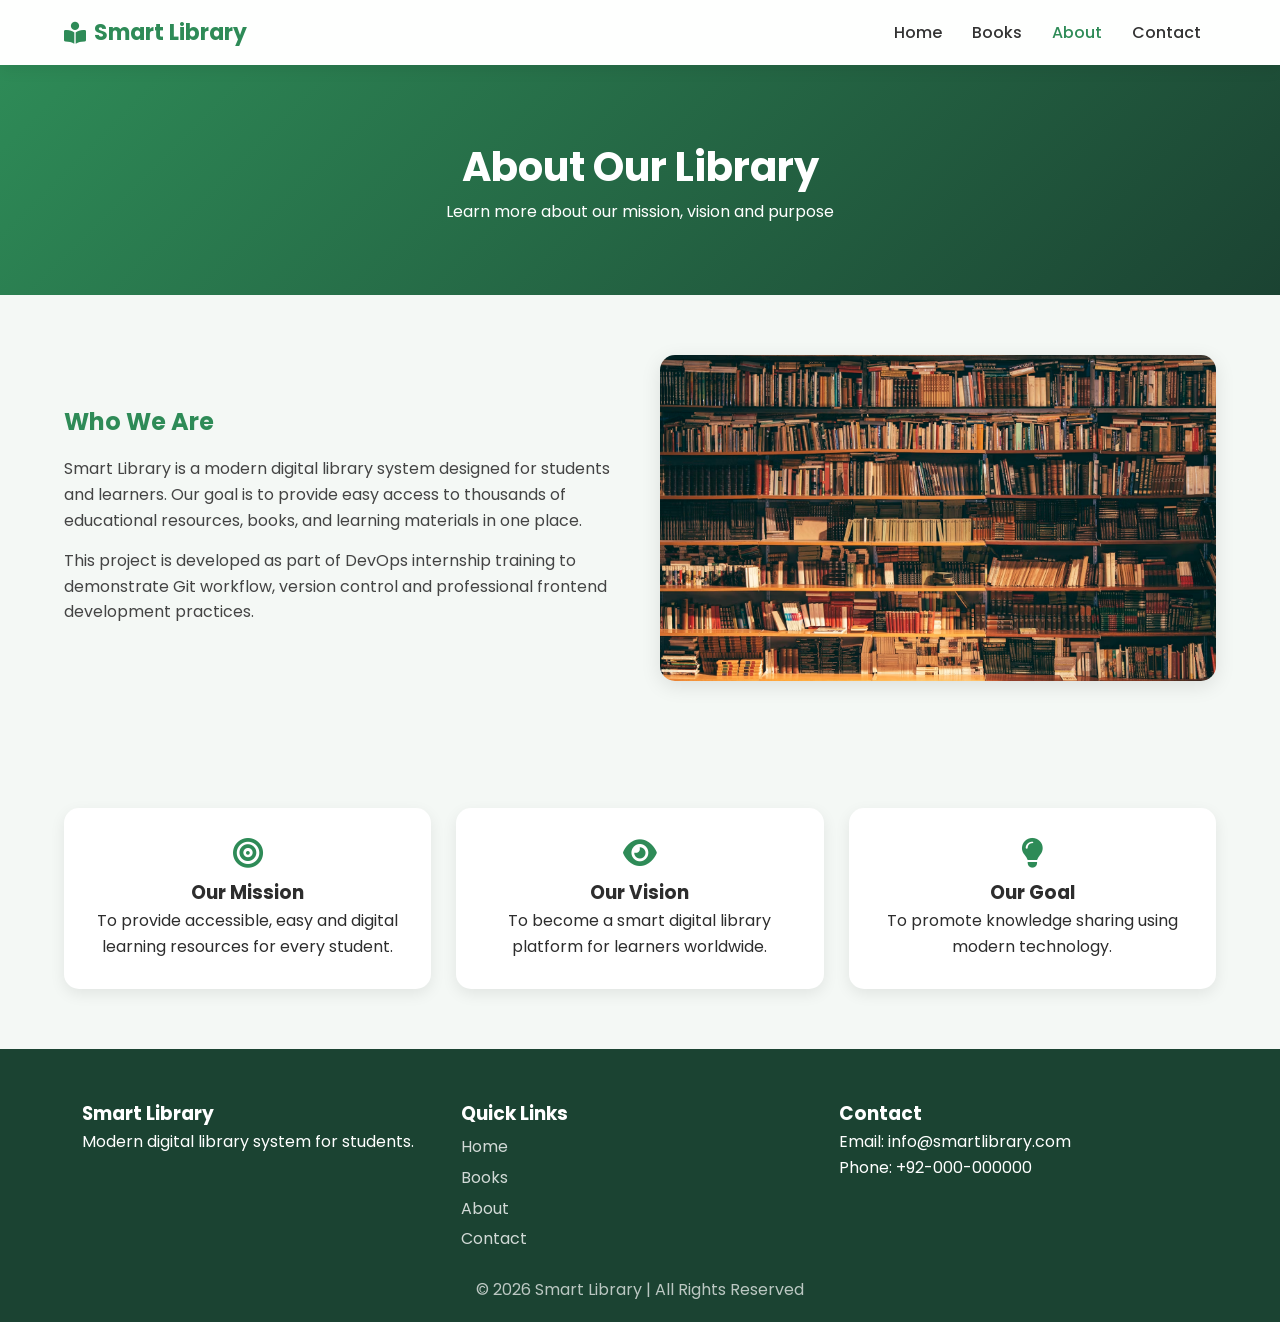
<file: about.html>
<!DOCTYPE html>
<html lang="en">

<head>
    <meta charset="UTF-8">
    <meta name="viewport" content="width=device-width, initial-scale=1.0">
    <title>About | Smart Library</title>

    <link href="https://fonts.googleapis.com/css2?family=Poppins:wght@300;400;500;600;700&display=swap" rel="stylesheet">

    <link rel="stylesheet" href="style.css">

    <link rel="stylesheet" href="https://cdnjs.cloudflare.com/ajax/libs/font-awesome/6.5.2/css/all.min.css">
</head>

<body>

<!-- ================= NAVBAR ================= -->

<header class="header">
    <div class="container navbar">

        <div class="logo">
            <i class="fa-solid fa-book-open-reader"></i>
            <span>Smart Library</span>
        </div>

        <ul class="nav-links">
            <li><a href="index.html">Home</a></li>
            <li><a href="books.html">Books</a></li>
            <li><a href="about.html" class="active">About</a></li>
            <li><a href="contact.html">Contact</a></li>
        </ul>

    </div>
</header>

<!-- ================= HERO ================= -->

<section class="page-header">

    <h1>About Our Library</h1>
    <p>Learn more about our mission, vision and purpose</p>

</section>

<!-- ================= ABOUT CONTENT ================= -->

<section class="about-section">

    <div class="about-container">

        <div class="about-text">

            <h2>Who We Are</h2>

            <p>
                Smart Library is a modern digital library system designed for students and learners.
                Our goal is to provide easy access to thousands of educational resources, books,
                and learning materials in one place.
            </p>

            <p>
                This project is developed as part of DevOps internship training to demonstrate
                Git workflow, version control and professional frontend development practices.
            </p>

        </div>

        <div class="about-img">
            <img src="images/about.jpg" alt="Library">
        </div>

    </div>

</section>

<!-- ================= MISSION VISION ================= -->

<section class="mission-vision">

    <div class="mv-card">

        <i class="fa-solid fa-bullseye"></i>
        <h3>Our Mission</h3>
        <p>
            To provide accessible, easy and digital learning resources for every student.
        </p>

    </div>

    <div class="mv-card">

        <i class="fa-solid fa-eye"></i>
        <h3>Our Vision</h3>
        <p>
            To become a smart digital library platform for learners worldwide.
        </p>

    </div>

    <div class="mv-card">

        <i class="fa-solid fa-lightbulb"></i>
        <h3>Our Goal</h3>
        <p>
            To promote knowledge sharing using modern technology.
        </p>

    </div>

</section>

<!-- ================= FOOTER ================= -->

<footer class="footer">

    <div class="footer-container">

        <div class="footer-box">
            <h3>Smart Library</h3>
            <p>Modern digital library system for students.</p>
        </div>

        <div class="footer-box">
            <h3>Quick Links</h3>
            <a href="index.html">Home</a>
            <a href="books.html">Books</a>
            <a href="about.html">About</a>
            <a href="contact.html">Contact</a>
        </div>

        <div class="footer-box">
            <h3>Contact</h3>
            <p>Email: info@smartlibrary.com</p>
            <p>Phone: +92-000-000000</p>
        </div>

    </div>

    <div class="footer-bottom">
        <p>© 2026 Smart Library | All Rights Reserved</p>
    </div>

</footer>

</body>
</html>
</file>
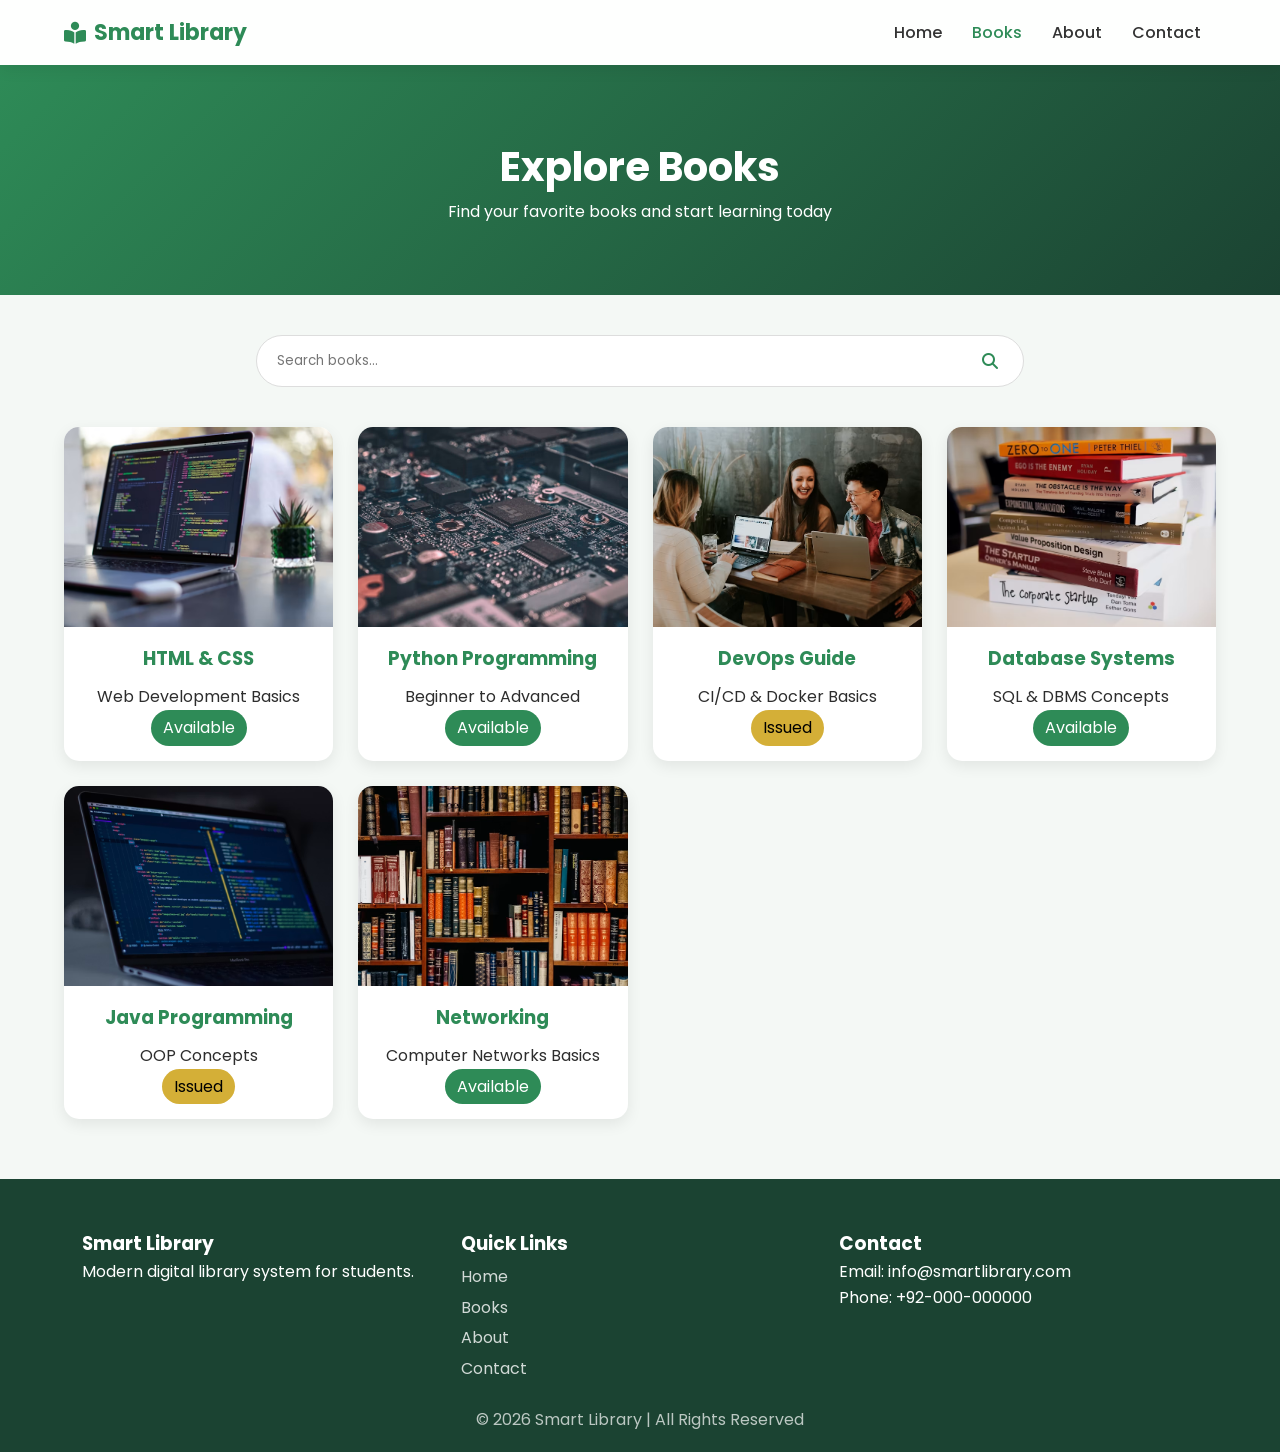
<file: books.html>
<!DOCTYPE html>
<html lang="en">

<head>
    <meta charset="UTF-8">
    <meta name="viewport" content="width=device-width, initial-scale=1.0">
    <title>Books | Smart Library</title>

    <link href="https://fonts.googleapis.com/css2?family=Poppins:wght@300;400;500;600;700&display=swap" rel="stylesheet">

    <link rel="stylesheet" href="style.css">

    <link rel="stylesheet" href="https://cdnjs.cloudflare.com/ajax/libs/font-awesome/6.5.2/css/all.min.css">
</head>

<body>

<!-- ================= NAVBAR ================= -->

<header class="header">
    <div class="container navbar">

        <div class="logo">
            <i class="fa-solid fa-book-open-reader"></i>
            <span>Smart Library</span>
        </div>

        <ul class="nav-links">
            <li><a href="index.html">Home</a></li>
            <li><a href="books.html" class="active">Books</a></li>
            <li><a href="about.html">About</a></li>
            <li><a href="contact.html">Contact</a></li>
        </ul>

    </div>
</header>

<!-- ================= PAGE HEADER ================= -->

<section class="page-header">

    <h1>Explore Books</h1>
    <p>Find your favorite books and start learning today</p>

</section>

<!-- ================= SEARCH BAR ================= -->

<section class="search-section">

    <input type="text" placeholder="Search books...">
    <i class="fa-solid fa-magnifying-glass"></i>

</section>

<!-- ================= BOOK GRID ================= -->

<section class="book-grid">

    <div class="book-card">
        <img src="images/book1.jpg" alt="">
        <h3>HTML & CSS</h3>
        <p>Web Development Basics</p>
        <span class="available">Available</span>
    </div>

    <div class="book-card">
        <img src="images/book2.jpg" alt="">
        <h3>Python Programming</h3>
        <p>Beginner to Advanced</p>
        <span class="available">Available</span>
    </div>

    <div class="book-card">
        <img src="images/book3.jpg" alt="">
        <h3>DevOps Guide</h3>
        <p>CI/CD & Docker Basics</p>
        <span class="issued">Issued</span>
    </div>

    <div class="book-card">
        <img src="images/book4.jpg" alt="">
        <h3>Database Systems</h3>
        <p>SQL & DBMS Concepts</p>
        <span class="available">Available</span>
    </div>

    <div class="book-card">
        <img src="images/book5.jpg" alt="">
        <h3>Java Programming</h3>
        <p>OOP Concepts</p>
        <span class="issued">Issued</span>
    </div>

    <div class="book-card">
        <img src="images/book6.jpg" alt="">
        <h3>Networking</h3>
        <p>Computer Networks Basics</p>
        <span class="available">Available</span>
    </div>

</section>

<!-- ================= FOOTER ================= -->

<footer class="footer">

    <div class="footer-container">

        <div class="footer-box">
            <h3>Smart Library</h3>
            <p>Modern digital library system for students.</p>
        </div>

        <div class="footer-box">
            <h3>Quick Links</h3>
            <a href="index.html">Home</a>
            <a href="books.html">Books</a>
            <a href="about.html">About</a>
            <a href="contact.html">Contact</a>
        </div>

        <div class="footer-box">
            <h3>Contact</h3>
            <p>Email: info@smartlibrary.com</p>
            <p>Phone: +92-000-000000</p>
        </div>

    </div>

    <div class="footer-bottom">
        <p>© 2026 Smart Library | All Rights Reserved</p>
    </div>

</footer>

</body>
</html>
</file>
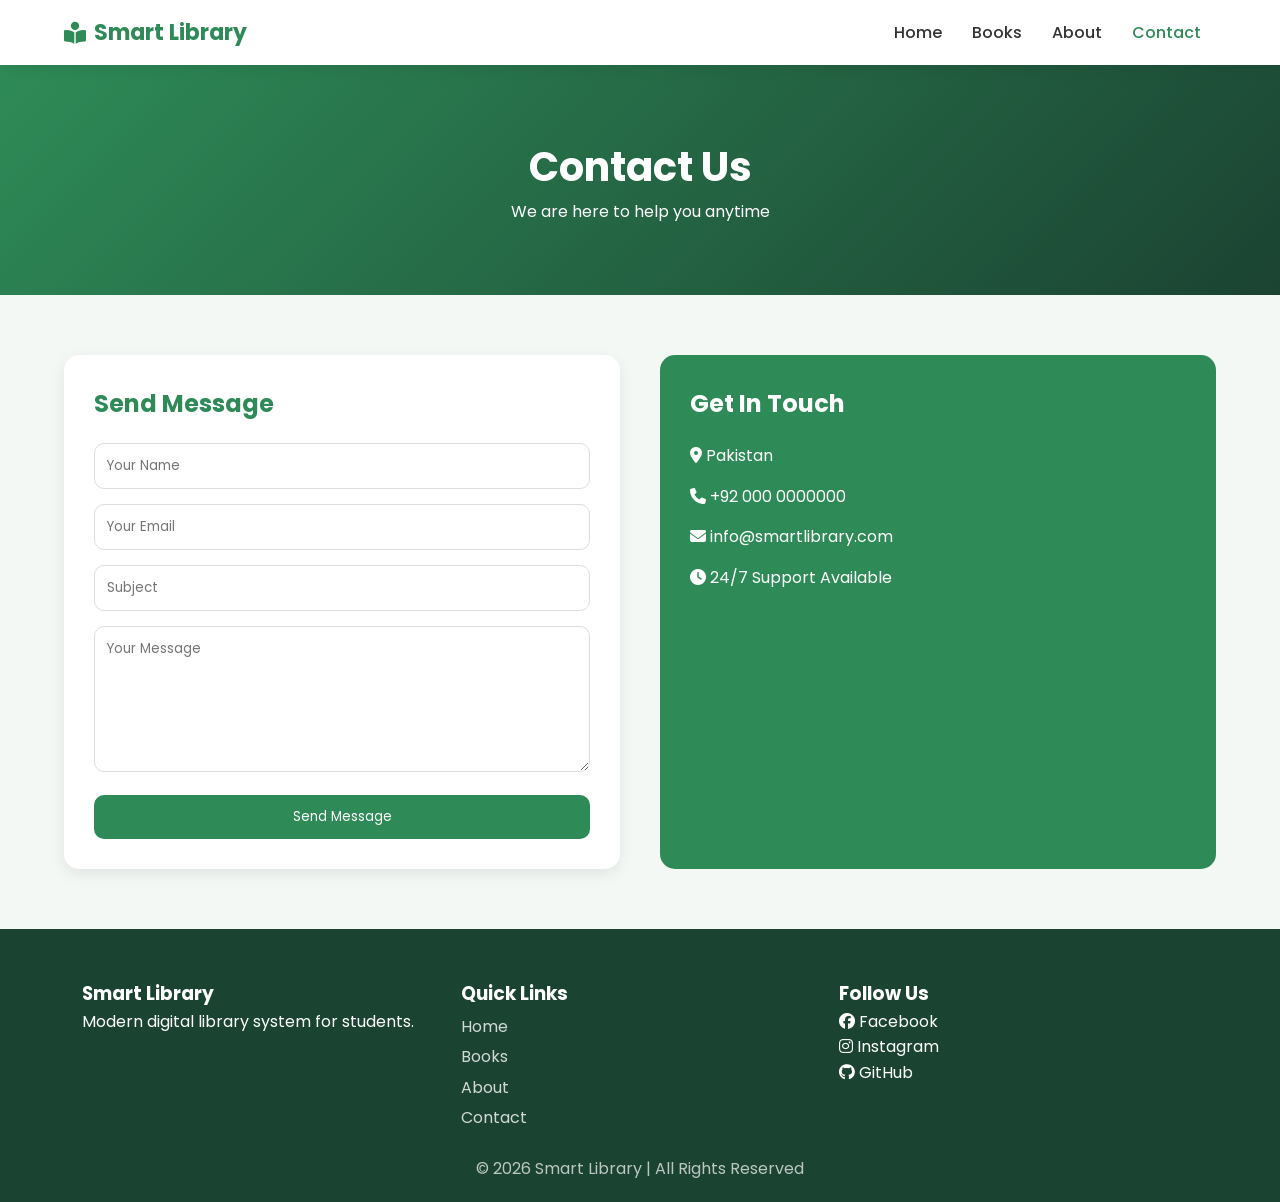
<file: contact.html>
<!DOCTYPE html>
<html lang="en">

<head>
    <meta charset="UTF-8">
    <meta name="viewport" content="width=device-width, initial-scale=1.0">
    <title>Contact | Smart Library</title>

    <link href="https://fonts.googleapis.com/css2?family=Poppins:wght@300;400;500;600;700&display=swap" rel="stylesheet">

    <link rel="stylesheet" href="style.css">

    <link rel="stylesheet" href="https://cdnjs.cloudflare.com/ajax/libs/font-awesome/6.5.2/css/all.min.css">
</head>

<body>

<!-- ================= NAVBAR ================= -->

<header class="header">
    <div class="container navbar">

        <div class="logo">
            <i class="fa-solid fa-book-open-reader"></i>
            <span>Smart Library</span>
        </div>

        <ul class="nav-links">
            <li><a href="index.html">Home</a></li>
            <li><a href="books.html">Books</a></li>
            <li><a href="about.html">About</a></li>
            <li><a href="contact.html" class="active">Contact</a></li>
        </ul>

    </div>
</header>

<!-- ================= HEADER ================= -->

<section class="page-header">

    <h1>Contact Us</h1>
    <p>We are here to help you anytime</p>

</section>

<!-- ================= CONTACT SECTION ================= -->

<section class="contact-section">

    <div class="contact-container">

        <!-- FORM -->
        <div class="contact-form">

            <h2>Send Message</h2>

            <form>

                <input type="text" placeholder="Your Name" required>

                <input type="email" placeholder="Your Email" required>

                <input type="text" placeholder="Subject">

                <textarea rows="6" placeholder="Your Message"></textarea>

                <button type="submit">Send Message</button>

            </form>

        </div>

        <!-- INFO -->
        <div class="contact-info">

            <h2>Get In Touch</h2>

            <p><i class="fa-solid fa-location-dot"></i> Pakistan</p>

            <p><i class="fa-solid fa-phone"></i> +92 000 0000000</p>

            <p><i class="fa-solid fa-envelope"></i> info@smartlibrary.com</p>

            <p><i class="fa-solid fa-clock"></i> 24/7 Support Available</p>

        </div>

    </div>

</section>

<!-- ================= FOOTER ================= -->

<footer class="footer">

    <div class="footer-container">

        <div class="footer-box">
            <h3>Smart Library</h3>
            <p>Modern digital library system for students.</p>
        </div>

        <div class="footer-box">
            <h3>Quick Links</h3>
            <a href="index.html">Home</a>
            <a href="books.html">Books</a>
            <a href="about.html">About</a>
            <a href="contact.html">Contact</a>
        </div>

        <div class="footer-box">
            <h3>Follow Us</h3>
            <p><i class="fa-brands fa-facebook"></i> Facebook</p>
            <p><i class="fa-brands fa-instagram"></i> Instagram</p>
            <p><i class="fa-brands fa-github"></i> GitHub</p>
        </div>

    </div>

    <div class="footer-bottom">
        <p>© 2026 Smart Library | All Rights Reserved</p>
    </div>

</footer>

</body>
</html>
</file>
<file: style.css>
/* =======================
   GLOBAL STYLES
======================= */

*{
    margin:0;
    padding:0;
    box-sizing:border-box;
    font-family:'Poppins', sans-serif;
}

body{
    background:#F4F8F5;
    color:#2D2D2D;
    line-height:1.6;
}

/* =======================
   CONTAINER
======================= */

.container{
    width:90%;
    margin:auto;
}

/* =======================
   NAVBAR
======================= */

.header{
    background:rgba(255,255,255,0.9);
    backdrop-filter: blur(10px);
    position:sticky;
    top:0;
    z-index:1000;
    box-shadow:0 4px 15px rgba(0,0,0,0.08);
}

.navbar{
    display:flex;
    justify-content:space-between;
    align-items:center;
    padding:15px 0;
}

.logo{
    display:flex;
    align-items:center;
    font-size:22px;
    font-weight:700;
    color:#2E8B57;
}

.logo i{
    margin-right:8px;
}

.nav-links{
    list-style:none;
    display:flex;
}

.nav-links li{
    margin:0 15px;
}

.nav-links a{
    text-decoration:none;
    color:#333;
    font-weight:500;
    transition:0.3s;
}

.nav-links a:hover,
.nav-links a.active{
    color:#2E8B57;
}

.menu-icon{
    display:none;
}

/* =======================
   HERO SECTION
======================= */

.hero{
    height:90vh;
    background:linear-gradient(rgba(0,0,0,0.5), rgba(0,0,0,0.5)),
    url("images/library.jpg") center/cover;
    display:flex;
    justify-content:center;
    align-items:center;
    text-align:center;
    color:white;
}

.hero-content h1{
    font-size:50px;
    margin-bottom:15px;
}

.hero-content p{
    font-size:18px;
    margin-bottom:25px;
    max-width:600px;
}

.hero-buttons{
    display:flex;
    justify-content:center;
    gap:15px;
}

.btn{
    padding:12px 25px;
    border-radius:30px;
    text-decoration:none;
    font-weight:500;
    transition:0.3s;
}

.primary-btn{
    background:#2E8B57;
    color:white;
}

.primary-btn:hover{
    background:#256d45;
}

.secondary-btn{
    background:white;
    color:#2E8B57;
}

.secondary-btn:hover{
    background:#e8f5ee;
}

/* =======================
   CATEGORIES
======================= */

.categories{
    padding:60px 0;
    text-align:center;
}

.categories h2{
    font-size:32px;
    margin-bottom:30px;
    color:#2E8B57;
}

.category-container{
    display:grid;
    grid-template-columns:repeat(auto-fit, minmax(200px,1fr));
    gap:20px;
}

.category-card{
    background:white;
    padding:30px;
    border-radius:15px;
    box-shadow:0 5px 15px rgba(0,0,0,0.08);
    transition:0.3s;
}

.category-card i{
    font-size:30px;
    color:#2E8B57;
    margin-bottom:10px;
}

.category-card:hover{
    transform:translateY(-8px);
}

/* =======================
   FEATURED BOOKS
======================= */

.featured-books{
    padding:60px 0;
    text-align:center;
}

.featured-books h2{
    font-size:32px;
    color:#2E8B57;
    margin-bottom:30px;
}

.books-container{
    display:grid;
    grid-template-columns:repeat(auto-fit, minmax(250px,1fr));
    gap:25px;
    width:90%;
    margin:auto;
}

.book-card{
    background:white;
    border-radius:15px;
    overflow:hidden;
    box-shadow:0 5px 15px rgba(0,0,0,0.08);
    transition:0.3s;
}

.book-card:hover{
    transform:translateY(-8px);
}

.book-card img{
    width:100%;
    height:200px;
    object-fit:cover;
}

.book-card h3{
    margin:10px 0;
    color:#2E8B57;
}

/* =======================
   WHY US
======================= */

.why-us{
    padding:60px 0;
    text-align:center;
    background:#ffffff;
}

.why-us h2{
    font-size:32px;
    margin-bottom:30px;
    color:#2E8B57;
}

.why-container{
    display:grid;
    grid-template-columns:repeat(auto-fit, minmax(220px,1fr));
    gap:20px;
    width:90%;
    margin:auto;
}

.why-card{
    padding:25px;
    background:#F4F8F5;
    border-radius:15px;
    transition:0.3s;
}

.why-card i{
    font-size:28px;
    color:#2E8B57;
    margin-bottom:10px;
}

/* =======================
   STATS
======================= */

.stats{
    padding:60px 0;
    display:grid;
    grid-template-columns:repeat(auto-fit, minmax(200px,1fr));
    gap:20px;
    width:90%;
    margin:auto;
    text-align:center;
}

.stat-box{
    background:#2E8B57;
    color:white;
    padding:30px;
    border-radius:15px;
}

/* =======================
   CTA
======================= */

.cta{
    background:linear-gradient(135deg,#2E8B57,#1B4332);
    color:white;
    text-align:center;
    padding:70px 20px;
}

.cta h2{
    font-size:30px;
    margin-bottom:10px;
}

.cta p{
    margin-bottom:20px;
}

/* =======================
   FOOTER
======================= */

.footer{
    background:#1B4332;
    color:white;
    padding:50px 20px 20px;
}

.footer-container{
    display:grid;
    grid-template-columns:repeat(auto-fit, minmax(200px,1fr));
    gap:20px;
    width:90%;
    margin:auto;
}

.footer-box a{
    display:block;
    color:white;
    text-decoration:none;
    margin:5px 0;
    opacity:0.8;
}

.footer-bottom{
    text-align:center;
    margin-top:20px;
    opacity:0.7;
}

/* =======================
   RESPONSIVE
======================= */

@media(max-width:768px){

.hero-content h1{
    font-size:32px;
}

.nav-links{
    display:none;
}

.menu-icon{
    display:block;
    font-size:22px;
}

}
/* ================= BOOK PAGE ================= */

.page-header{
    background:linear-gradient(135deg,#2E8B57,#1B4332);
    color:white;
    text-align:center;
    padding:70px 20px;
}

.page-header h1{
    font-size:40px;
}

.search-section{
    display:flex;
    justify-content:center;
    margin:40px 0;
    position:relative;
}

.search-section input{
    width:60%;
    padding:15px 20px;
    border-radius:30px;
    border:1px solid #ddd;
    outline:none;
}

.search-section i{
    position:absolute;
    right:22%;
    top:50%;
    transform:translateY(-50%);
    color:#2E8B57;
}

.book-grid{
    width:90%;
    margin:auto;
    display:grid;
    grid-template-columns:repeat(auto-fit,minmax(250px,1fr));
    gap:25px;
    padding-bottom:60px;
}

.book-card{
    background:white;
    border-radius:15px;
    overflow:hidden;
    box-shadow:0 5px 15px rgba(0,0,0,0.08);
    transition:0.3s;
    text-align:center;
}

.book-card:hover{
    transform:translateY(-8px);
}

.book-card img{
    width:100%;
    height:200px;
    object-fit:cover;
}

.book-card h3{
    color:#2E8B57;
    margin:10px 0;
}

.available{
    display:inline-block;
    background:#2E8B57;
    color:white;
    padding:5px 12px;
    border-radius:20px;
    margin-bottom:15px;
}

.issued{
    display:inline-block;
    background:#D4AF37;
    color:black;
    padding:5px 12px;
    border-radius:20px;
    margin-bottom:15px;
}
/* ================= ABOUT PAGE ================= */

.about-section{
    padding:60px 0;
}

.about-container{
    width:90%;
    margin:auto;
    display:flex;
    align-items:center;
    justify-content:space-between;
    gap:40px;
}

.about-text{
    flex:1;
}

.about-text h2{
    color:#2E8B57;
    margin-bottom:15px;
}

.about-text p{
    margin-bottom:15px;
    color:#444;
}

.about-img{
    flex:1;
}

.about-img img{
    width:100%;
    border-radius:15px;
    box-shadow:0 5px 20px rgba(0,0,0,0.1);
}

/* ================= MISSION VISION ================= */

.mission-vision{
    width:90%;
    margin:60px auto;
    display:grid;
    grid-template-columns:repeat(auto-fit, minmax(250px,1fr));
    gap:25px;
}

.mv-card{
    background:white;
    padding:30px;
    border-radius:15px;
    text-align:center;
    box-shadow:0 5px 15px rgba(0,0,0,0.08);
    transition:0.3s;
}

.mv-card:hover{
    transform:translateY(-8px);
}

.mv-card i{
    font-size:30px;
    color:#2E8B57;
    margin-bottom:10px;
}
/* ================= CONTACT PAGE ================= */

.contact-section{
    padding:60px 0;
}

.contact-container{
    width:90%;
    margin:auto;
    display:grid;
    grid-template-columns:repeat(auto-fit, minmax(300px,1fr));
    gap:40px;
}

/* FORM */

.contact-form{
    background:white;
    padding:30px;
    border-radius:15px;
    box-shadow:0 5px 15px rgba(0,0,0,0.08);
}

.contact-form h2{
    margin-bottom:20px;
    color:#2E8B57;
}

.contact-form input,
.contact-form textarea{
    width:100%;
    padding:12px;
    margin-bottom:15px;
    border:1px solid #ddd;
    border-radius:10px;
    outline:none;
}

.contact-form button{
    width:100%;
    padding:12px;
    background:#2E8B57;
    color:white;
    border:none;
    border-radius:10px;
    cursor:pointer;
    transition:0.3s;
}

.contact-form button:hover{
    background:#1B4332;
}

/* INFO */

.contact-info{
    background:#2E8B57;
    color:white;
    padding:30px;
    border-radius:15px;
}

.contact-info h2{
    margin-bottom:20px;
}

.contact-info p{
    margin-bottom:15px;
    font-size:16px;
}

.nav-links.show{
    display:flex;
    flex-direction:column;
}
</file>
